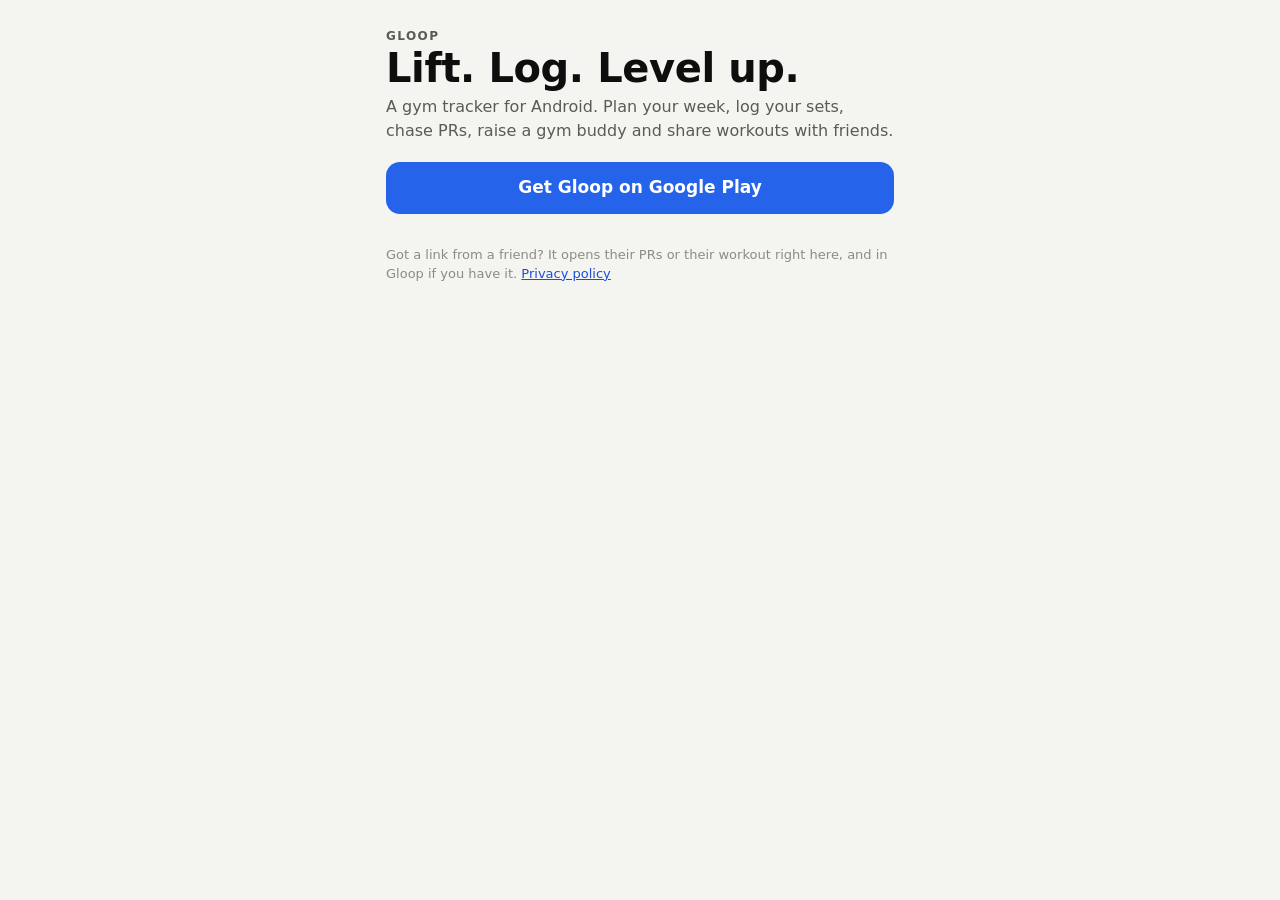
<file: index.html>
<!doctype html>
<html lang="en">
<head>
  <meta charset="utf-8">
  <meta name="viewport" content="width=device-width, initial-scale=1">
  <title>Gloop</title>
  <meta name="description" content="A gym tracker for Android. Plan your week, log your sets, chase PRs and share workouts with friends.">
  <meta name="theme-color" content="#F4F4F0" media="(prefers-color-scheme: light)">
  <meta name="theme-color" content="#0A0A0A" media="(prefers-color-scheme: dark)">
  <link rel="stylesheet" href="c/style.css">
</head>
<body>
<main>
  <div class="kicker">Gloop</div>
  <h1 class="cond">Lift. Log. Level up.</h1>
  <p>A gym tracker for Android. Plan your week, log your sets, chase PRs, raise a gym buddy and share workouts with friends.</p>
  <div class="actions">
    <a class="button primary cond" href="https://play.google.com/store/apps/details?id=com.fitnessfrog.app">Get Gloop on Google Play</a>
  </div>
  <footer>Got a link from a friend? It opens their PRs or their workout right here, and in Gloop if you have it. <a href="privacy/">Privacy policy</a></footer>
</main>
</body>
</html>
</file>
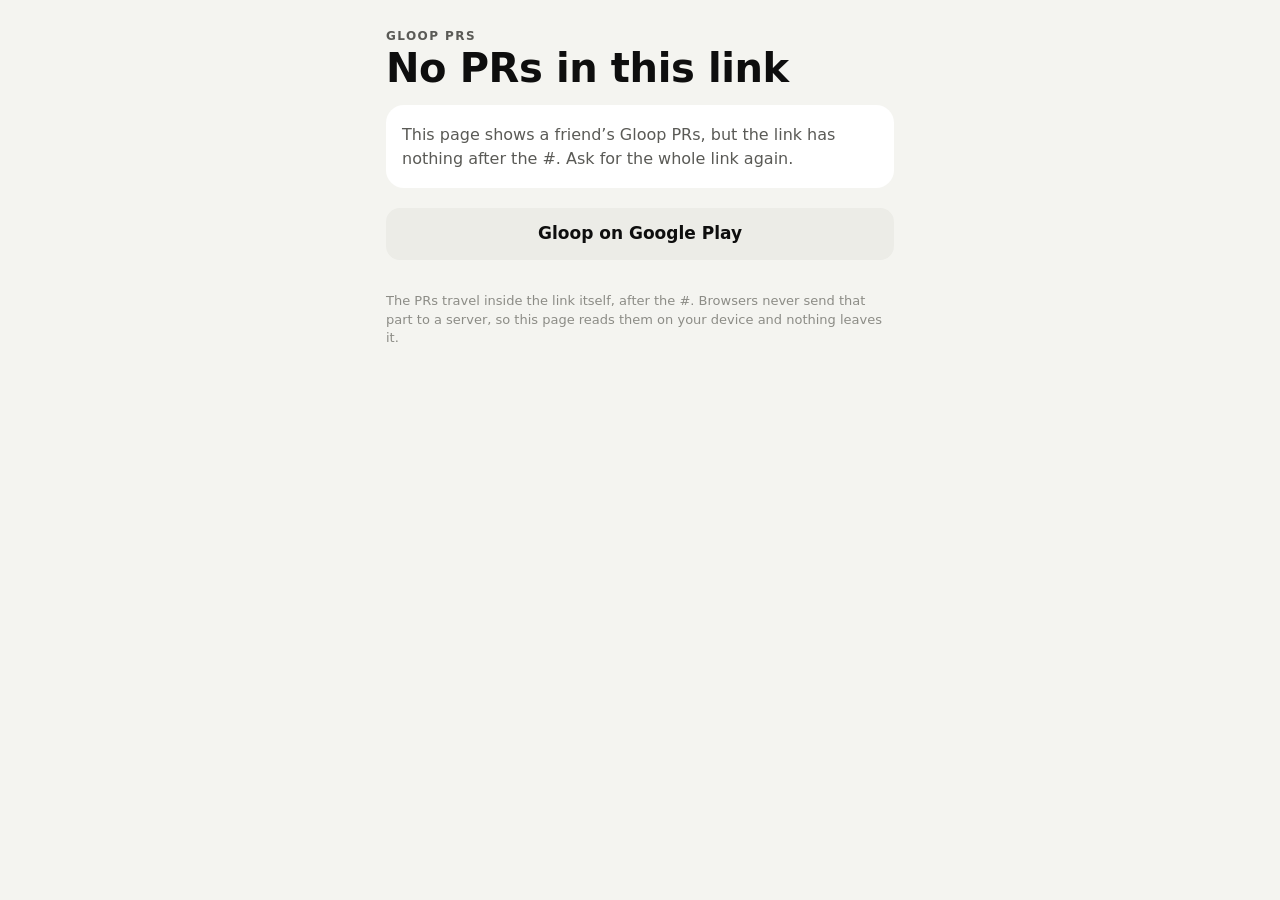
<file: c/index.html>
<!doctype html>
<html lang="en">
<head>
  <meta charset="utf-8">
  <meta name="viewport" content="width=device-width, initial-scale=1">
  <meta name="robots" content="noindex">
  <meta name="referrer" content="no-referrer">
  <title>PRs on Gloop</title>
  <meta name="theme-color" content="#F4F4F0" media="(prefers-color-scheme: light)">
  <meta name="theme-color" content="#0A0A0A" media="(prefers-color-scheme: dark)">
  <link rel="stylesheet" href="style.css">
</head>
<body>
<main>
  <div class="kicker">Gloop PRs</div>
  <div id="app">
    <noscript><p>Turn on JavaScript to see these PRs, or open the link on an Android phone with Gloop.</p></noscript>
  </div>
  <footer>The PRs travel inside the link itself, after the #. Browsers never send that part to a server, so this page reads them on your device and nothing leaves it.</footer>
</main>
<script>
// Reads a Gloop compare link. Same layout as CompareCodec.java (format version 1):
// u8 version, i64 senderId, text name, i64 sentAt, u8 flags (1 metric, 2 bodyweight, 4 buddy),
// [f32 bodyweightKg], [u8 look, u16 level, u8 arms, u8 chest, u8 legs], u8 count, then per lift:
// text slug, text name, u8 track and weight: f32 kg, u16 reps, f32 e1rm, u16 maxReps |
// time: i32 seconds | cardio: f32 metres, i32 seconds. Text is a u8 length plus UTF-8.
// The bytes are raw deflate, then URL-safe base64. Change both files together.
(function () {
  'use strict';

  var VERSION = 1;
  var MAX_INFLATED = 64 * 1024;
  var MAX_PAYLOAD = 64 * 1024;
  var LB_PER_KG = 2.2046226218;
  var M_PER_MI = 1609.344;
  var PACKAGE = 'com.fitnessfrog.app';
  var PLAY = 'https://play.google.com/store/apps/details?id=' + PACKAGE;
  var LOOKS = ['rat', 'gloop', 'cluck'];
  var LOOK_NAMES = { rat: 'Gym Rat', gloop: 'Gloop', cluck: 'Cluck' };
  var STAGES = {
    rat: ['Pinky', 'Rookie', 'Regular', 'Swole', 'Champion'],
    gloop: ['Droplet', 'Blob', 'Wobbler', 'Unit', 'King'],
    cluck: ['Hatchling', 'Chick', 'Cockerel', 'Rooster', 'Champion']
  };
  var STAGE_LEVELS = [1, 3, 8, 15, 25];

  var app = document.getElementById('app');
  // Android, including Chrome's "Desktop site" mode (on by default on big tablets), which
  // reports a Linux desktop but has only a touch screen. A Linux laptop with a touch screen
  // also has a touchpad or mouse, so it does not count.
  var UA = navigator.userAgent;
  var ANDROID = /Android/i.test(UA) || (/Linux/.test(UA) && !/CrOS/.test(UA) && navigator.maxTouchPoints > 0
    && !(window.matchMedia && window.matchMedia('(any-pointer: fine)').matches));

  function LinkError(newer) { this.newer = newer; }

  function el(tag, cls, text) {
    var e = document.createElement(tag);
    if (cls) e.className = cls;
    if (text != null) e.textContent = text; // never innerHTML: names come from the link
    return e;
  }

  function fromBase64(s) {
    if (!/^[A-Za-z0-9_-]+$/.test(s)) throw new LinkError(false);
    var b = s.replace(/-/g, '+').replace(/_/g, '/');
    while (b.length % 4) b += '=';
    var bin;
    try { bin = atob(b); } catch (e) { throw new LinkError(false); }
    var out = new Uint8Array(bin.length);
    for (var i = 0; i < bin.length; i++) out[i] = bin.charCodeAt(i);
    return out;
  }

  async function inflate(bytes) {
    var reader = new Blob([bytes]).stream().pipeThrough(new DecompressionStream('deflate-raw')).getReader();
    var chunks = [];
    var size = 0;
    try {
      for (;;) {
        var r = await reader.read();
        if (r.done) break;
        size += r.value.length;
        if (size > MAX_INFLATED) { reader.cancel(); throw new LinkError(false); }
        chunks.push(r.value);
      }
    } catch (e) {
      throw e instanceof LinkError ? e : new LinkError(false); // truncated or not deflate
    }
    var out = new Uint8Array(size);
    var at = 0;
    chunks.forEach(function (c) { out.set(c, at); at += c.length; });
    return out;
  }

  function Reader(bytes) {
    var view = new DataView(bytes.buffer, bytes.byteOffset, bytes.byteLength);
    var at = 0;
    var utf8 = new TextDecoder('utf-8', { ignoreBOM: true }); // keep a BOM, as Java does
    function need(n) { if (at + n > view.byteLength) throw new LinkError(false); }
    this.u8 = function () { need(1); return view.getUint8(at++); };
    this.u16 = function () { need(2); var v = view.getUint16(at); at += 2; return v; };
    this.i32 = function () { need(4); var v = view.getInt32(at); at += 4; return v; };
    this.f32 = function () { need(4); var v = view.getFloat32(at); at += 4; return v; };
    this.i64 = function () { need(8); var v = view.getBigInt64(at); at += 8; return v; };
    this.text = function () {
      var n = this.u8();
      need(n);
      var s = utf8.decode(new Uint8Array(view.buffer, view.byteOffset + at, n));
      at += n;
      return s;
    };
  }

  function number(v) {
    if (!isFinite(v) || v < 0) throw new LinkError(false);
    return v;
  }

  function weight(v) {
    if (number(v) > 2000) throw new LinkError(false);
    return v;
  }

  function count(v) {
    if (v < 0) throw new LinkError(false);
    return v;
  }

  function parse(bytes) {
    var r = new Reader(bytes);
    var version = r.u8();
    if (version > VERSION) throw new LinkError(true);
    if (version < 1) throw new LinkError(false);
    r.i64(); // sender id, only the app uses it
    // Trim only what Java's String.trim() trims, so the app and this page accept the same names.
    var s = { name: r.text().replace(/^[\x00-\x20]+|[\x00-\x20]+$/g, ''), sentAt: Number(r.i64()), lifts: [] };
    if (!s.name) throw new LinkError(false);
    var flags = r.u8();
    s.metric = (flags & 1) !== 0;
    s.bodyweightKg = (flags & 2) ? weight(r.f32()) : 0;
    if (flags & 4) {
      var look = r.u8();
      if (look >= LOOKS.length) throw new LinkError(false);
      s.buddy = { look: LOOKS[look], level: r.u16() };
      r.u8(); r.u8(); r.u8(); // body shape, drawn only in the app
    }
    var n = r.u8();
    for (var i = 0; i < n; i++) {
      var l = { slug: r.text(), name: r.text(), track: r.u8() };
      if (l.track === 1) {
        l.seconds = count(r.i32());
      } else if (l.track === 2) {
        l.metres = number(r.f32());
        l.seconds = count(r.i32());
      } else if (l.track === 0) {
        l.kg = weight(r.f32());
        l.reps = r.u16();
        l.e1rm = weight(r.f32());
        l.maxReps = r.u16();
      } else {
        throw new LinkError(false);
      }
      if (!l.slug || !l.name) throw new LinkError(false);
      s.lifts.push(l);
    }
    return s;
  }

  // ------------------------------------------------------------------ formatting (as in the app)

  function trim(v) { return String(Math.round(v * 100) / 100); }
  function round1(v) { return String(Math.round(v * 10) / 10); }
  function mass(kg, metric) { return trim(metric ? kg : kg * LB_PER_KG) + (metric ? ' kg' : ' lb'); }
  function estimate(kg, metric) { return round1(metric ? kg : kg * LB_PER_KG) + (metric ? ' kg' : ' lb'); }
  function distance(m, metric) { return trim(metric ? m / 1000 : m / M_PER_MI) + (metric ? ' km' : ' mi'); }
  function seconds(s) {
    if (s < 60) return s + ' s';
    var sec = s % 60;
    return Math.floor(s / 60) + ':' + (sec < 10 ? '0' : '') + sec;
  }
  function stage(level) {
    var st = 1;
    STAGE_LEVELS.forEach(function (min, i) { if (level >= min) st = i + 1; });
    return st;
  }

  /** [main value, line under the name] for one lift. */
  function describe(l, metric) {
    if (l.track === 1) return [seconds(l.seconds), 'Longest set'];
    if (l.track === 2) {
      return l.metres > 0
        ? [distance(l.metres, metric), l.seconds > 0 ? 'Furthest · longest ' + seconds(l.seconds) : 'Furthest']
        : [seconds(l.seconds), 'Longest session'];
    }
    if (l.kg > 0) return [mass(l.kg, metric) + ' × ' + l.reps, 'Est. 1RM ' + estimate(l.e1rm, metric)];
    return [l.maxReps + ' reps', 'Best set'];
  }

  // ------------------------------------------------------------------ page

  function notice(title, body) {
    app.textContent = '';
    document.title = 'PRs on Gloop';
    app.appendChild(el('h1', 'cond', title));
    var box = el('div', 'notice');
    box.appendChild(el('p', null, body));
    app.appendChild(box);
    app.appendChild(actions(null));
  }

  function actions(payload) {
    var row = el('div', 'actions');
    if (payload && ANDROID) {
      var open = el('a', 'button primary cond', 'Open in Gloop');
      open.href = 'intent://c/' + payload + '#Intent;scheme=gymrot;package=' + PACKAGE
        + ';S.browser_fallback_url=' + encodeURIComponent(PLAY) + ';end';
      row.appendChild(open);
    }
    var get = el('a', 'button cond', ANDROID ? 'Get Gloop' : 'Gloop on Google Play');
    get.href = PLAY;
    row.appendChild(get);
    return row;
  }

  function render(s, payload, metric) {
    app.textContent = '';
    document.title = s.name + '’s PRs on Gloop';
    app.appendChild(el('h1', 'cond', s.name + '’s PRs'));

    var bits = [];
    // A date in the future is a phone with a wrong clock; better no date than a wrong one.
    if (s.sentAt > 0 && s.sentAt < Date.now() + 86400000) {
      bits.push('Sent ' + new Date(s.sentAt).toLocaleDateString(undefined,
        { day: 'numeric', month: 'short', year: 'numeric' }));
    }
    bits.push(s.lifts.length + (s.lifts.length === 1 ? ' lift' : ' lifts'));
    if (s.bodyweightKg > 0) bits.push(mass(s.bodyweightKg, metric) + ' bodyweight');
    app.appendChild(el('div', 'meta', bits.join(' · ')));
    if (s.buddy) {
      app.appendChild(el('span', 'tag', 'Buddy: ' + LOOK_NAMES[s.buddy.look] + ', LV ' + s.buddy.level
        + ' ' + STAGES[s.buddy.look][stage(s.buddy.level) - 1]));
    }

    app.appendChild(actions(payload));
    if (!ANDROID) {
      app.appendChild(el('p', 'meta', 'Gloop is an Android app. Open this link on Android with Gloop to put these PRs next to yours.'));
    }

    var head = el('div', 'head');
    head.appendChild(el('h2', 'cond', 'Records'));
    var units = el('div', 'units');
    units.setAttribute('role', 'group');
    units.setAttribute('aria-label', 'Units');
    [['kg', true], ['lb', false]].forEach(function (u) {
      var b = el('button', 'cond', u[0]);
      b.type = 'button';
      b.setAttribute('aria-pressed', String(metric === u[1]));
      b.addEventListener('click', function () { if (metric !== u[1]) render(s, payload, u[1]); });
      units.appendChild(b);
    });
    head.appendChild(units);
    app.appendChild(head);

    if (!s.lifts.length) {
      app.appendChild(el('p', null, s.name + ' did not include any lifts.'));
      return;
    }
    var list = el('div', 'card');
    s.lifts.forEach(function (l) {
      var d = describe(l, metric);
      var row = el('div', 'row');
      var what = el('div', 'what');
      what.appendChild(el('div', 'name', l.name));
      what.appendChild(el('div', 'sub', d[1]));
      row.appendChild(what);
      row.appendChild(el('div', 'value cond', d[0]));
      list.appendChild(row);
    });
    app.appendChild(list);
  }

  async function start() {
    var hash = location.hash.replace(/^#/, '');
    if (!hash) {
      notice('No PRs in this link', 'This page shows a friend’s Gloop PRs, but the link has nothing after the #. Ask for the whole link again.');
      return;
    }
    // Only the leading run of link characters, as the app reads it: a ")" or "." that a
    // chat app kept on the end of the link must not break it.
    var payload = hash.length > MAX_PAYLOAD ? '' : hash.match(/^[A-Za-z0-9_-]*/)[0];
    if (!payload) {
      notice('Broken link', 'That link is broken or cut off. Ask your friend to send it again.');
      return;
    }
    if (typeof DecompressionStream === 'undefined' || typeof DataView.prototype.getBigInt64 !== 'function') {
      notice('Browser too old', 'This browser cannot read the link. Open it in a current browser, or on your phone in Gloop.');
      return;
    }
    try {
      var s = parse(await inflate(fromBase64(payload)));
      render(s, payload, s.metric);
    } catch (e) {
      if (!(e instanceof LinkError)) throw e;
      if (e.newer) {
        notice('Newer link', 'This link was made by a newer Gloop. Update the app to open it.');
      } else {
        notice('Broken link', 'That link is broken or cut off. Ask your friend to send it again.');
      }
    }
  }

  window.addEventListener('hashchange', start);
  start();
})();
</script>
</body>
</html>
</file>
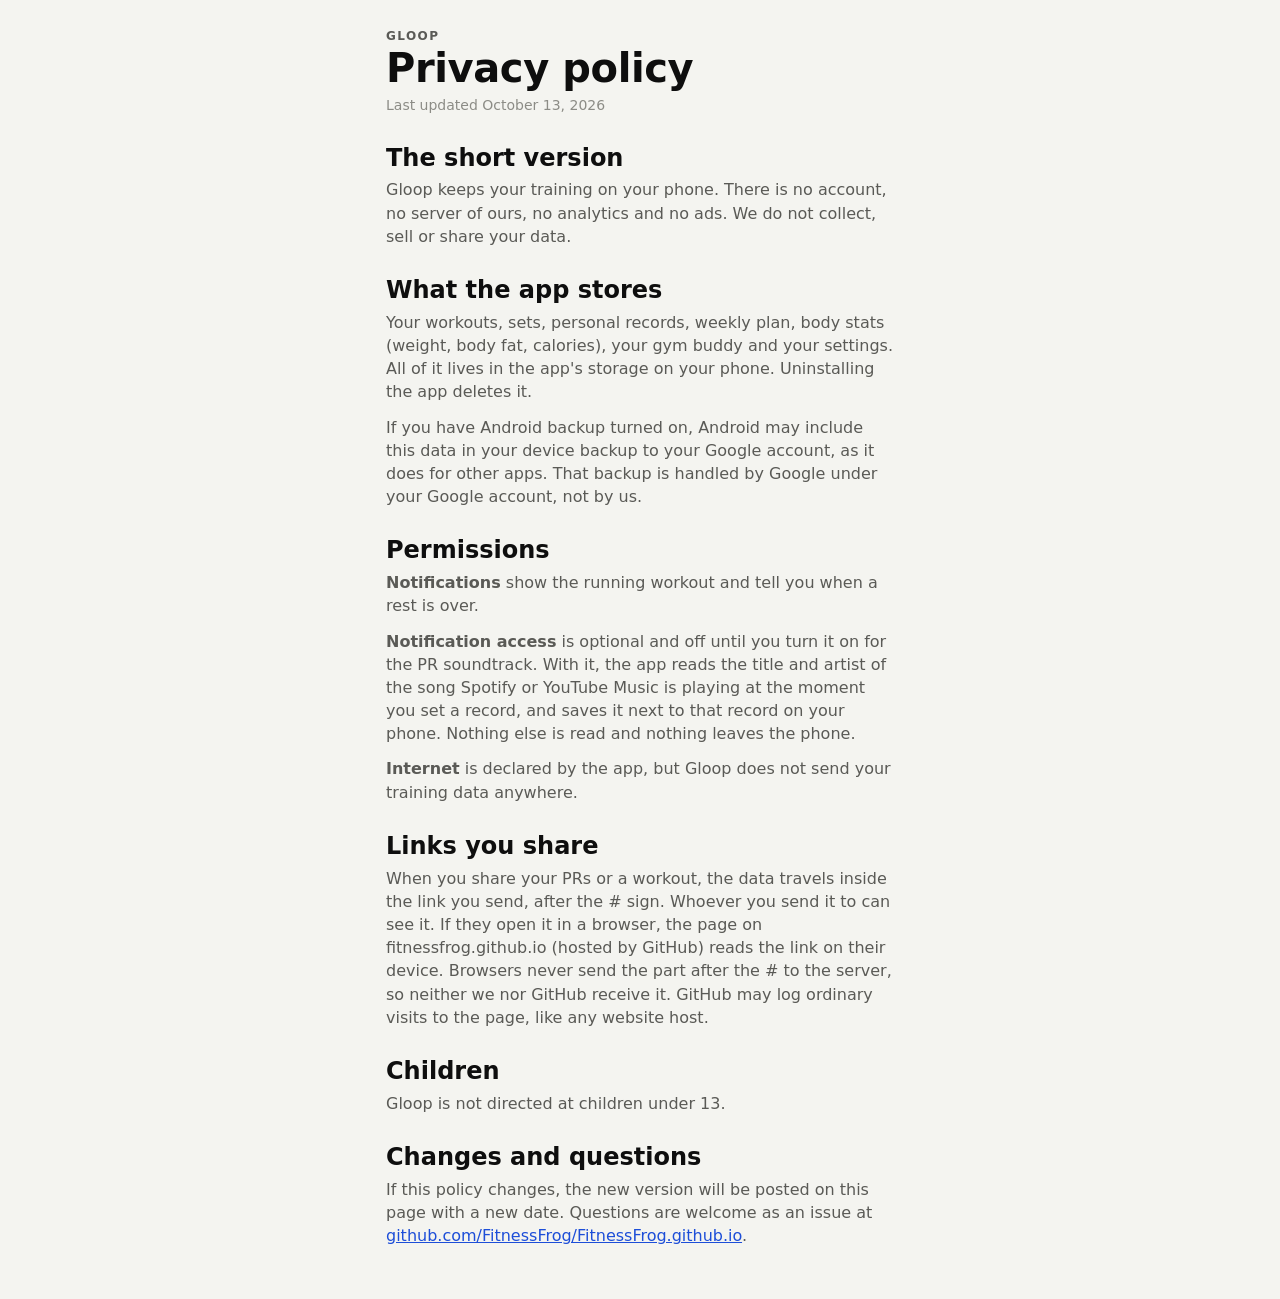
<file: privacy/index.html>
<!doctype html>
<html lang="en">
<head>
  <meta charset="utf-8">
  <meta name="viewport" content="width=device-width, initial-scale=1">
  <title>Gloop privacy policy</title>
  <meta name="theme-color" content="#F4F4F0" media="(prefers-color-scheme: light)">
  <meta name="theme-color" content="#0A0A0A" media="(prefers-color-scheme: dark)">
  <link rel="stylesheet" href="../c/style.css">
</head>
<body>
<main>
  <div class="kicker">Gloop</div>
  <h1 class="cond">Privacy policy</h1>
  <p class="meta">Last updated October 13, 2026</p>

  <h2 class="cond">The short version</h2>
  <p>Gloop keeps your training on your phone. There is no account, no server of ours, no analytics and no ads. We do not collect, sell or share your data.</p>

  <h2 class="cond">What the app stores</h2>
  <p>Your workouts, sets, personal records, weekly plan, body stats (weight, body fat, calories), your gym buddy and your settings. All of it lives in the app's storage on your phone. Uninstalling the app deletes it.</p>
  <p>If you have Android backup turned on, Android may include this data in your device backup to your Google account, as it does for other apps. That backup is handled by Google under your Google account, not by us.</p>

  <h2 class="cond">Permissions</h2>
  <p><strong>Notifications</strong> show the running workout and tell you when a rest is over.</p>
  <p><strong>Notification access</strong> is optional and off until you turn it on for the PR soundtrack. With it, the app reads the title and artist of the song Spotify or YouTube Music is playing at the moment you set a record, and saves it next to that record on your phone. Nothing else is read and nothing leaves the phone.</p>
  <p><strong>Internet</strong> is declared by the app, but Gloop does not send your training data anywhere.</p>

  <h2 class="cond">Links you share</h2>
  <p>When you share your PRs or a workout, the data travels inside the link you send, after the # sign. Whoever you send it to can see it. If they open it in a browser, the page on fitnessfrog.github.io (hosted by GitHub) reads the link on their device. Browsers never send the part after the # to the server, so neither we nor GitHub receive it. GitHub may log ordinary visits to the page, like any website host.</p>

  <h2 class="cond">Children</h2>
  <p>Gloop is not directed at children under 13.</p>

  <h2 class="cond">Changes and questions</h2>
  <p>If this policy changes, the new version will be posted on this page with a new date. Questions are welcome as an issue at <a href="https://github.com/FitnessFrog/FitnessFrog.github.io/issues">github.com/FitnessFrog/FitnessFrog.github.io</a>.</p>
</main>
</body>
</html>
</file>
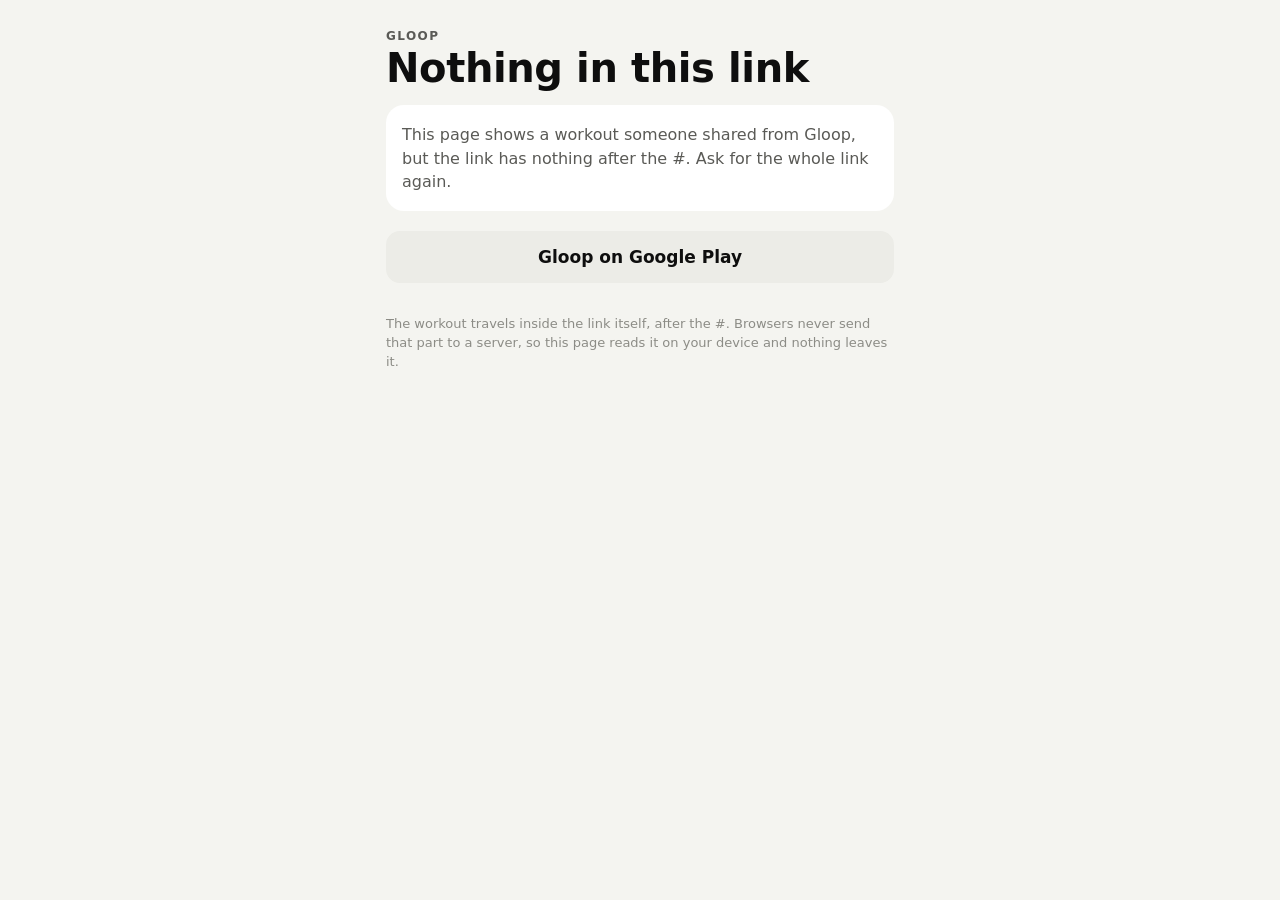
<file: w/index.html>
<!doctype html>
<html lang="en">
<head>
  <meta charset="utf-8">
  <meta name="viewport" content="width=device-width, initial-scale=1">
  <meta name="robots" content="noindex">
  <meta name="referrer" content="no-referrer">
  <title>A workout on Gloop</title>
  <meta name="theme-color" content="#F4F4F0" media="(prefers-color-scheme: light)">
  <meta name="theme-color" content="#0A0A0A" media="(prefers-color-scheme: dark)">
  <link rel="stylesheet" href="../c/style.css">
  <style>
    .row .day { width: 96px; flex-shrink: 0; font-weight: 700; color: var(--ink-3); font-size: 14px; }
    .row .rest { color: var(--ink-3); }
    h2.workout { margin-top: 28px; }
  </style>
</head>
<body>
<main>
  <div class="kicker" id="kicker">Gloop</div>
  <div id="app">
    <noscript><p>Turn on JavaScript to see this workout, or open the link on an Android phone with Gloop.</p></noscript>
  </div>
  <footer>The workout travels inside the link itself, after the #. Browsers never send that part to a server, so this page reads it on your device and nothing leaves it.</footer>
</main>
<script>
// Reads a Gloop workout or split link. Same layout as ShareCodec.java (format version 1):
// u8 version, u8 kind (1 workout, 2 split), text sender, text title, u8 workouts, then per
// workout: text name, u8 items, then per item: text slug, text name, text muscleGroup,
// text equipment, u8 track (0 weight and reps, 1 time, 2 distance and time), u8 sets,
// u16 target, u16 rest seconds. Split only: 7 x u8 day (255 rest, else a workout index).
// Text is a u8 length plus UTF-8. The bytes are raw deflate, then URL-safe base64.
// Change both files together.
(function () {
  'use strict';

  var VERSION = 1;
  var MAX_WORKOUTS = 7;
  var MAX_ITEMS = 40;
  var MAX_SETS = 99;
  var MAX_TARGET = 9999;
  var MAX_REST = 3600;
  var REST_DAY = 255;
  var MAX_INFLATED = 128 * 1024;
  var MAX_PAYLOAD = 64 * 1024;
  var PACKAGE = 'com.fitnessfrog.app';
  var PLAY = 'https://play.google.com/store/apps/details?id=' + PACKAGE;
  var DAYS = ['Monday', 'Tuesday', 'Wednesday', 'Thursday', 'Friday', 'Saturday', 'Sunday'];

  var app = document.getElementById('app');
  var kicker = document.getElementById('kicker');
  // Android, including Chrome's "Desktop site" mode on big tablets (see the compare page).
  var UA = navigator.userAgent;
  var ANDROID = /Android/i.test(UA) || (/Linux/.test(UA) && !/CrOS/.test(UA) && navigator.maxTouchPoints > 0
    && !(window.matchMedia && window.matchMedia('(any-pointer: fine)').matches));

  function LinkError(newer) { this.newer = newer; }

  function el(tag, cls, text) {
    var e = document.createElement(tag);
    if (cls) e.className = cls;
    if (text != null) e.textContent = text; // never innerHTML: names come from the link
    return e;
  }

  /** What Java's String.trim() removes: every character up to the space. */
  function javaTrim(s) {
    var a = 0;
    var b = s.length;
    while (a < b && s.charCodeAt(a) <= 32) a++;
    while (b > a && s.charCodeAt(b - 1) <= 32) b--;
    return s.slice(a, b);
  }

  function fromBase64(s) {
    if (!/^[A-Za-z0-9_-]+$/.test(s)) throw new LinkError(false);
    var b = s.replace(/-/g, '+').replace(/_/g, '/');
    while (b.length % 4) b += '=';
    var bin;
    try { bin = atob(b); } catch (e) { throw new LinkError(false); }
    var out = new Uint8Array(bin.length);
    for (var i = 0; i < bin.length; i++) out[i] = bin.charCodeAt(i);
    return out;
  }

  async function inflate(bytes) {
    var reader = new Blob([bytes]).stream().pipeThrough(new DecompressionStream('deflate-raw')).getReader();
    var chunks = [];
    var size = 0;
    try {
      for (;;) {
        var r = await reader.read();
        if (r.done) break;
        size += r.value.length;
        if (size > MAX_INFLATED) { reader.cancel(); throw new LinkError(false); }
        chunks.push(r.value);
      }
    } catch (e) {
      throw e instanceof LinkError ? e : new LinkError(false); // truncated or not deflate
    }
    var out = new Uint8Array(size);
    var at = 0;
    chunks.forEach(function (c) { out.set(c, at); at += c.length; });
    return out;
  }

  function Reader(bytes) {
    var view = new DataView(bytes.buffer, bytes.byteOffset, bytes.byteLength);
    var at = 0;
    var utf8 = new TextDecoder('utf-8', { ignoreBOM: true }); // keep a BOM, as Java does
    function need(n) { if (at + n > view.byteLength) throw new LinkError(false); }
    this.u8 = function () { need(1); return view.getUint8(at++); };
    this.u16 = function () { need(2); var v = view.getUint16(at); at += 2; return v; };
    this.text = function () {
      var n = this.u8();
      need(n);
      var s = utf8.decode(new Uint8Array(view.buffer, view.byteOffset + at, n));
      at += n;
      return javaTrim(s);
    };
    this.done = function () { return at === view.byteLength; };
  }

  function parse(bytes) {
    var r = new Reader(bytes);
    var version = r.u8();
    if (version > VERSION) throw new LinkError(true);
    if (version < 1) throw new LinkError(false);
    var p = { kind: r.u8(), workouts: [], days: [] };
    if (p.kind !== 1 && p.kind !== 2) throw new LinkError(false);
    p.sender = r.text();
    p.title = r.text();
    if (!p.title) throw new LinkError(false);
    var count = r.u8();
    if (count < 1 || count > (p.kind === 2 ? MAX_WORKOUTS : 1)) throw new LinkError(false);
    for (var w = 0; w < count; w++) {
      var workout = { name: r.text(), items: [] };
      if (!workout.name) throw new LinkError(false);
      var items = r.u8();
      if (items > MAX_ITEMS) throw new LinkError(false);
      for (var i = 0; i < items; i++) {
        var it = { slug: r.text(), name: r.text(), group: r.text(), equipment: r.text(), track: r.u8(),
          sets: r.u8(), target: r.u16(), rest: r.u16() };
        if (it.track > 2 || !it.name || it.sets < 1 || it.sets > MAX_SETS || it.target > MAX_TARGET
          || it.rest > MAX_REST) throw new LinkError(false);
        workout.items.push(it);
      }
      p.workouts.push(workout);
    }
    if (p.kind === 2) {
      for (var d = 0; d < 7; d++) {
        var day = r.u8();
        if (day !== REST_DAY && day >= count) throw new LinkError(false);
        p.days.push(day === REST_DAY ? -1 : day);
      }
    }
    if (!r.done()) throw new LinkError(false);
    return p;
  }

  // ------------------------------------------------------------------ formatting (as in the app)

  function seconds(s) {
    if (s < 60) return s + ' s';
    var sec = s % 60;
    return Math.floor(s / 60) + ':' + (sec < 10 ? '0' : '') + sec;
  }
  function rest(s) {
    var sec = s % 60;
    return Math.floor(s / 60) + ':' + (sec < 10 ? '0' : '') + sec;
  }
  function target(it) {
    if (it.track === 2) return it.sets > 1 ? it.sets + ' × ' + it.target + ' min' : it.target + ' min';
    if (it.track === 1) return it.sets + ' × ' + seconds(it.target);
    return it.sets + ' × ' + it.target;
  }
  function plural(n, one, many) { return n + ' ' + (n === 1 ? one : many); }

  // ------------------------------------------------------------------ page

  function notice(title, body) {
    app.textContent = '';
    app.appendChild(el('h1', 'cond', title));
    var box = el('div', 'notice');
    box.appendChild(el('p', null, body));
    app.appendChild(box);
    app.appendChild(actions(null));
  }

  function actions(payload) {
    var row = el('div', 'actions');
    if (payload && ANDROID) {
      var open = el('a', 'button primary cond', 'Open in Gloop');
      open.href = 'intent://w/' + payload + '#Intent;scheme=gymrot;package=' + PACKAGE
        + ';S.browser_fallback_url=' + encodeURIComponent(PLAY) + ';end';
      row.appendChild(open);
    }
    var get = el('a', 'button cond', ANDROID ? 'Get Gloop' : 'Gloop on Google Play');
    get.href = PLAY;
    row.appendChild(get);
    return row;
  }

  function exercises(workout) {
    var list = el('div', 'card');
    if (!workout.items.length) {
      var empty = el('div', 'row');
      empty.appendChild(el('div', 'what rest', 'No exercises yet.'));
      list.appendChild(empty);
    }
    workout.items.forEach(function (it) {
      var row = el('div', 'row');
      var what = el('div', 'what');
      what.appendChild(el('div', 'name', it.name));
      var sub = [it.group, it.equipment].filter(Boolean);
      if (it.rest > 0) sub.push(rest(it.rest) + ' rest');
      what.appendChild(el('div', 'sub', sub.join(' · ')));
      row.appendChild(what);
      row.appendChild(el('div', 'value cond', target(it)));
      list.appendChild(row);
    });
    return list;
  }

  function render(p, payload) {
    app.textContent = '';
    var split = p.kind === 2;
    kicker.textContent = split ? 'Gloop split' : 'Gloop workout';
    document.title = p.title + ' on Gloop';
    app.appendChild(el('h1', 'cond', p.title));

    var bits = [];
    if (p.sender) bits.push('Shared by ' + p.sender);
    if (split) {
      var training = p.days.filter(function (d) { return d >= 0; }).length;
      bits.push(plural(training, 'day a week', 'days a week'));
      bits.push(plural(p.workouts.length, 'workout', 'workouts'));
    } else {
      var sets = 0;
      p.workouts[0].items.forEach(function (it) { sets += it.sets; });
      bits.push(plural(p.workouts[0].items.length, 'exercise', 'exercises'));
      bits.push(plural(sets, 'set', 'sets'));
    }
    app.appendChild(el('div', 'meta', bits.join(' · ')));

    app.appendChild(actions(payload));
    if (!ANDROID) {
      app.appendChild(el('p', 'meta', 'Gloop is an Android app. Open this link on Android with Gloop to add this '
        + (split ? 'split' : 'workout') + ' to yours.'));
    }

    if (!split) {
      app.appendChild(exercises(p.workouts[0]));
      return;
    }
    app.appendChild(el('h2', 'cond', 'The week'));
    var week = el('div', 'card');
    p.days.forEach(function (d, i) {
      var row = el('div', 'row');
      row.appendChild(el('div', 'day', DAYS[i]));
      row.appendChild(el('div', d >= 0 ? 'what name' : 'what rest', d >= 0 ? p.workouts[d].name : 'Rest'));
      week.appendChild(row);
    });
    app.appendChild(week);
    p.workouts.forEach(function (w) {
      app.appendChild(el('h2', 'cond workout', w.name));
      app.appendChild(exercises(w));
    });
  }

  async function start() {
    var hash = location.hash.replace(/^#/, '');
    if (!hash) {
      notice('Nothing in this link', 'This page shows a workout someone shared from Gloop, but the link has nothing after the #. Ask for the whole link again.');
      return;
    }
    // Only the leading run of link characters, as the app reads it: a ")" or "." that a
    // chat app kept on the end of the link must not break it.
    var payload = hash.length > MAX_PAYLOAD ? '' : hash.match(/^[A-Za-z0-9_-]*/)[0];
    if (!payload) {
      notice('Broken link', 'That link is broken or cut off. Ask your friend to send it again.');
      return;
    }
    if (typeof DecompressionStream === 'undefined') {
      notice('Browser too old', 'This browser cannot read the link. Open it in a current browser, or on your phone in Gloop.');
      return;
    }
    try {
      render(parse(await inflate(fromBase64(payload))), payload);
    } catch (e) {
      if (!(e instanceof LinkError)) throw e;
      if (e.newer) {
        notice('Newer link', 'This link was made by a newer Gloop. Update the app to open it.');
      } else {
        notice('Broken link', 'That link is broken or cut off. Ask your friend to send it again.');
      }
    }
  }

  window.addEventListener('hashchange', start);
  start();
})();
</script>
</body>
</html>
</file>
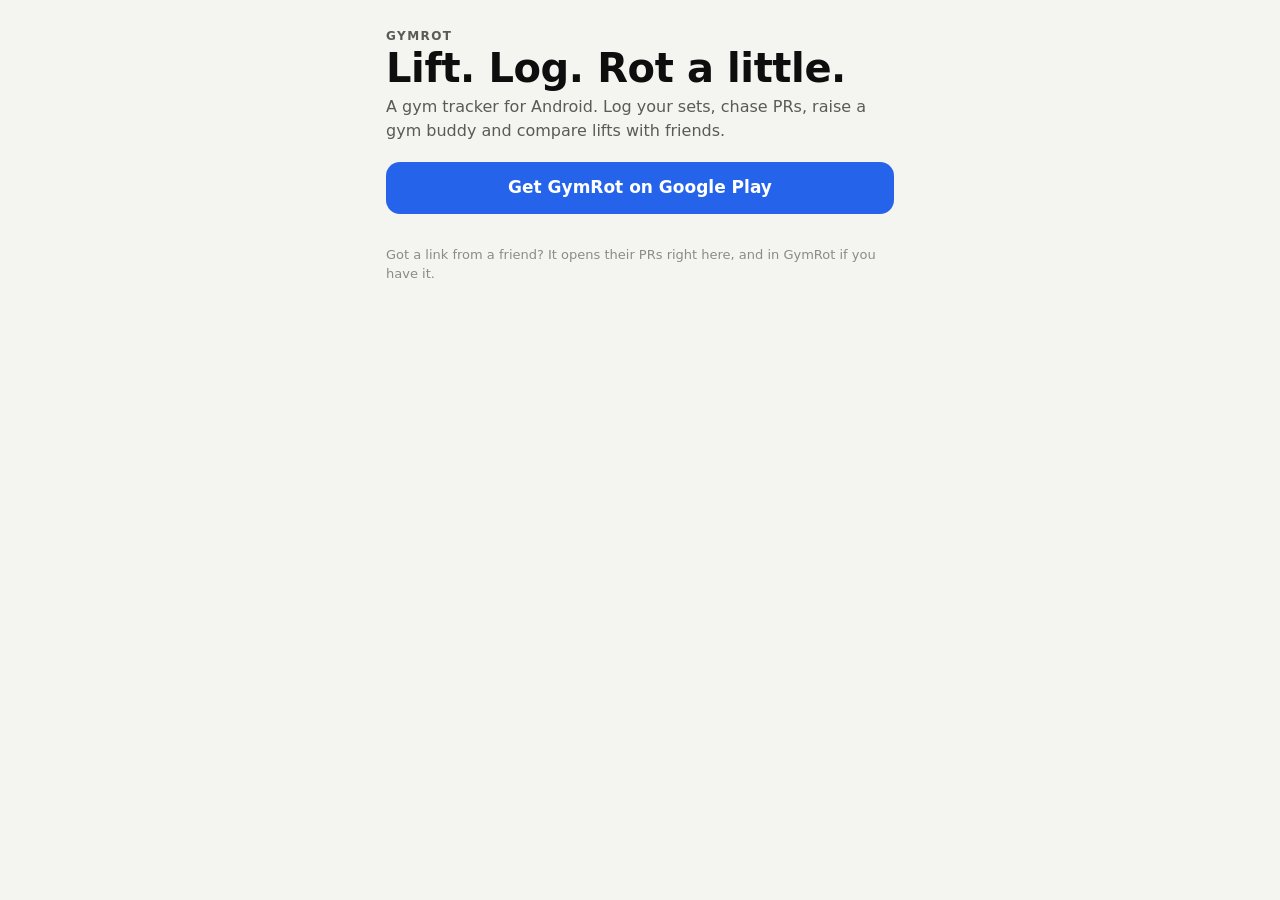
<file: web/index.html>
<!doctype html>
<html lang="en">
<head>
  <meta charset="utf-8">
  <meta name="viewport" content="width=device-width, initial-scale=1">
  <title>GymRot</title>
  <meta name="description" content="A gym tracker for Android. Log workouts, chase PRs and compare them with friends.">
  <meta name="theme-color" content="#F4F4F0" media="(prefers-color-scheme: light)">
  <meta name="theme-color" content="#0A0A0A" media="(prefers-color-scheme: dark)">
  <link rel="stylesheet" href="c/style.css">
</head>
<body>
<main>
  <div class="kicker">GymRot</div>
  <h1 class="cond">Lift. Log. Rot a little.</h1>
  <p>A gym tracker for Android. Log your sets, chase PRs, raise a gym buddy and compare lifts with friends.</p>
  <div class="actions">
    <a class="button primary cond" href="https://play.google.com/store/apps/details?id=com.gymrot.app">Get GymRot on Google Play</a>
  </div>
  <footer>Got a link from a friend? It opens their PRs right here, and in GymRot if you have it.</footer>
</main>
</body>
</html>
</file>
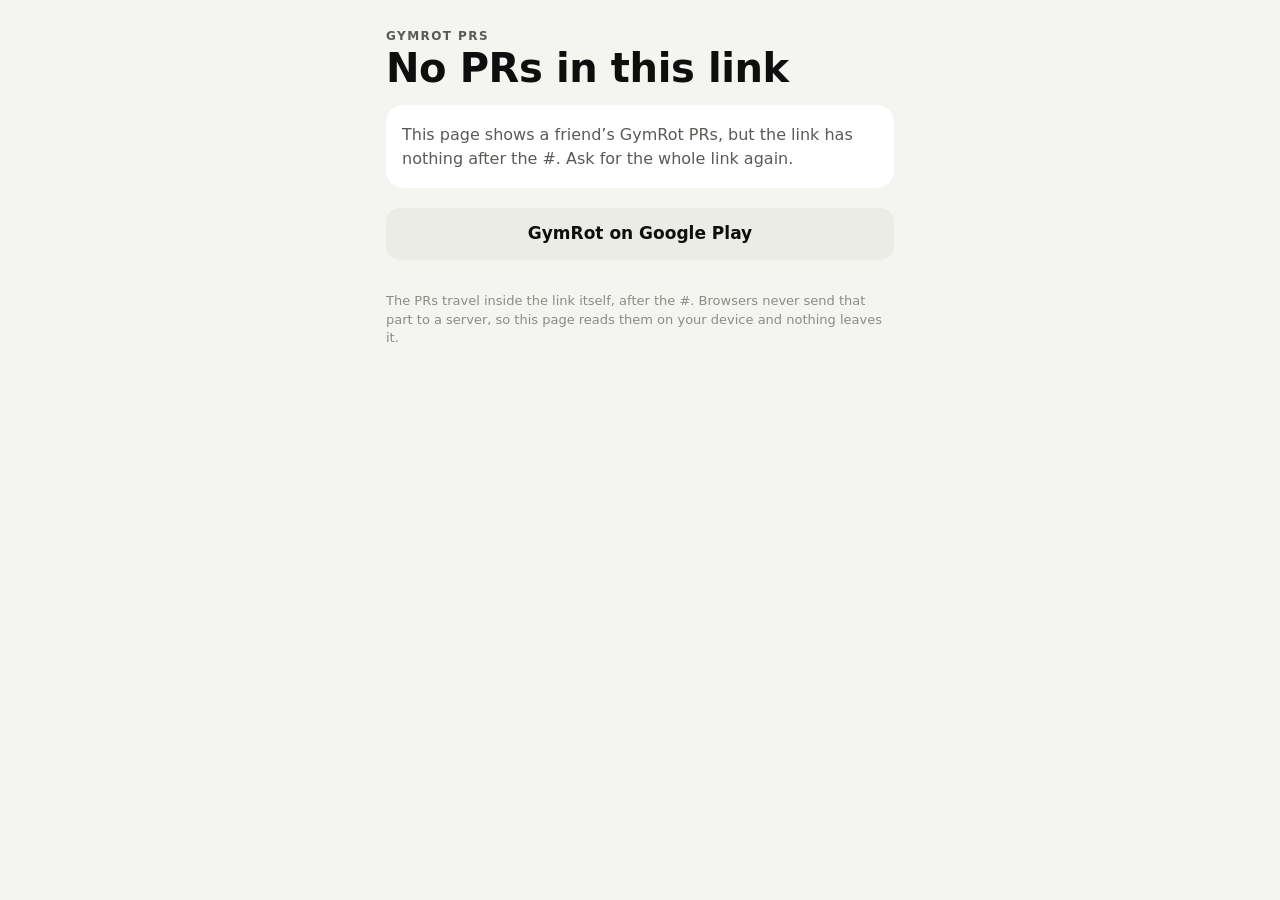
<file: web/c/index.html>
<!doctype html>
<html lang="en">
<head>
  <meta charset="utf-8">
  <meta name="viewport" content="width=device-width, initial-scale=1">
  <meta name="robots" content="noindex">
  <meta name="referrer" content="no-referrer">
  <title>PRs on GymRot</title>
  <meta name="theme-color" content="#F4F4F0" media="(prefers-color-scheme: light)">
  <meta name="theme-color" content="#0A0A0A" media="(prefers-color-scheme: dark)">
  <link rel="stylesheet" href="style.css">
</head>
<body>
<main>
  <div class="kicker">GymRot PRs</div>
  <div id="app">
    <noscript><p>Turn on JavaScript to see these PRs, or open the link on an Android phone with GymRot.</p></noscript>
  </div>
  <footer>The PRs travel inside the link itself, after the #. Browsers never send that part to a server, so this page reads them on your device and nothing leaves it.</footer>
</main>
<script>
// Reads a GymRot compare link. Same layout as CompareCodec.java (format version 1):
// u8 version, i64 senderId, text name, i64 sentAt, u8 flags (1 metric, 2 bodyweight, 4 buddy),
// [f32 bodyweightKg], [u8 look, u16 level, u8 arms, u8 chest, u8 legs], u8 count, then per lift:
// text slug, text name, u8 track and weight: f32 kg, u16 reps, f32 e1rm, u16 maxReps |
// time: i32 seconds | cardio: f32 metres, i32 seconds. Text is a u8 length plus UTF-8.
// The bytes are raw deflate, then URL-safe base64. Change both files together.
(function () {
  'use strict';

  var VERSION = 1;
  var MAX_INFLATED = 64 * 1024;
  var MAX_PAYLOAD = 64 * 1024;
  var LB_PER_KG = 2.2046226218;
  var M_PER_MI = 1609.344;
  var PACKAGE = 'com.gymrot.app';
  var PLAY = 'https://play.google.com/store/apps/details?id=' + PACKAGE;
  var LOOKS = ['rat', 'gloop', 'cluck'];
  var LOOK_NAMES = { rat: 'Gym Rat', gloop: 'Gloop', cluck: 'Cluck' };
  var STAGES = {
    rat: ['Pinky', 'Rookie', 'Regular', 'Swole', 'Champion'],
    gloop: ['Droplet', 'Blob', 'Wobbler', 'Unit', 'King'],
    cluck: ['Hatchling', 'Chick', 'Cockerel', 'Rooster', 'Champion']
  };
  var STAGE_LEVELS = [1, 3, 8, 15, 25];

  var app = document.getElementById('app');
  // Android, including Chrome's "Desktop site" mode (on by default on big tablets), which
  // reports a Linux desktop but has only a touch screen. A Linux laptop with a touch screen
  // also has a touchpad or mouse, so it does not count.
  var UA = navigator.userAgent;
  var ANDROID = /Android/i.test(UA) || (/Linux/.test(UA) && !/CrOS/.test(UA) && navigator.maxTouchPoints > 0
    && !(window.matchMedia && window.matchMedia('(any-pointer: fine)').matches));

  function LinkError(newer) { this.newer = newer; }

  function el(tag, cls, text) {
    var e = document.createElement(tag);
    if (cls) e.className = cls;
    if (text != null) e.textContent = text; // never innerHTML: names come from the link
    return e;
  }

  function fromBase64(s) {
    if (!/^[A-Za-z0-9_-]+$/.test(s)) throw new LinkError(false);
    var b = s.replace(/-/g, '+').replace(/_/g, '/');
    while (b.length % 4) b += '=';
    var bin;
    try { bin = atob(b); } catch (e) { throw new LinkError(false); }
    var out = new Uint8Array(bin.length);
    for (var i = 0; i < bin.length; i++) out[i] = bin.charCodeAt(i);
    return out;
  }

  async function inflate(bytes) {
    var reader = new Blob([bytes]).stream().pipeThrough(new DecompressionStream('deflate-raw')).getReader();
    var chunks = [];
    var size = 0;
    try {
      for (;;) {
        var r = await reader.read();
        if (r.done) break;
        size += r.value.length;
        if (size > MAX_INFLATED) { reader.cancel(); throw new LinkError(false); }
        chunks.push(r.value);
      }
    } catch (e) {
      throw e instanceof LinkError ? e : new LinkError(false); // truncated or not deflate
    }
    var out = new Uint8Array(size);
    var at = 0;
    chunks.forEach(function (c) { out.set(c, at); at += c.length; });
    return out;
  }

  function Reader(bytes) {
    var view = new DataView(bytes.buffer, bytes.byteOffset, bytes.byteLength);
    var at = 0;
    var utf8 = new TextDecoder('utf-8', { ignoreBOM: true }); // keep a BOM, as Java does
    function need(n) { if (at + n > view.byteLength) throw new LinkError(false); }
    this.u8 = function () { need(1); return view.getUint8(at++); };
    this.u16 = function () { need(2); var v = view.getUint16(at); at += 2; return v; };
    this.i32 = function () { need(4); var v = view.getInt32(at); at += 4; return v; };
    this.f32 = function () { need(4); var v = view.getFloat32(at); at += 4; return v; };
    this.i64 = function () { need(8); var v = view.getBigInt64(at); at += 8; return v; };
    this.text = function () {
      var n = this.u8();
      need(n);
      var s = utf8.decode(new Uint8Array(view.buffer, view.byteOffset + at, n));
      at += n;
      return s;
    };
  }

  function number(v) {
    if (!isFinite(v) || v < 0) throw new LinkError(false);
    return v;
  }

  function weight(v) {
    if (number(v) > 2000) throw new LinkError(false);
    return v;
  }

  function count(v) {
    if (v < 0) throw new LinkError(false);
    return v;
  }

  function parse(bytes) {
    var r = new Reader(bytes);
    var version = r.u8();
    if (version > VERSION) throw new LinkError(true);
    if (version < 1) throw new LinkError(false);
    r.i64(); // sender id, only the app uses it
    // Trim only what Java's String.trim() trims, so the app and this page accept the same names.
    var s = { name: r.text().replace(/^[\x00-\x20]+|[\x00-\x20]+$/g, ''), sentAt: Number(r.i64()), lifts: [] };
    if (!s.name) throw new LinkError(false);
    var flags = r.u8();
    s.metric = (flags & 1) !== 0;
    s.bodyweightKg = (flags & 2) ? weight(r.f32()) : 0;
    if (flags & 4) {
      var look = r.u8();
      if (look >= LOOKS.length) throw new LinkError(false);
      s.buddy = { look: LOOKS[look], level: r.u16() };
      r.u8(); r.u8(); r.u8(); // body shape, drawn only in the app
    }
    var n = r.u8();
    for (var i = 0; i < n; i++) {
      var l = { slug: r.text(), name: r.text(), track: r.u8() };
      if (l.track === 1) {
        l.seconds = count(r.i32());
      } else if (l.track === 2) {
        l.metres = number(r.f32());
        l.seconds = count(r.i32());
      } else if (l.track === 0) {
        l.kg = weight(r.f32());
        l.reps = r.u16();
        l.e1rm = weight(r.f32());
        l.maxReps = r.u16();
      } else {
        throw new LinkError(false);
      }
      if (!l.slug || !l.name) throw new LinkError(false);
      s.lifts.push(l);
    }
    return s;
  }

  // ------------------------------------------------------------------ formatting (as in the app)

  function trim(v) { return String(Math.round(v * 100) / 100); }
  function round1(v) { return String(Math.round(v * 10) / 10); }
  function mass(kg, metric) { return trim(metric ? kg : kg * LB_PER_KG) + (metric ? ' kg' : ' lb'); }
  function estimate(kg, metric) { return round1(metric ? kg : kg * LB_PER_KG) + (metric ? ' kg' : ' lb'); }
  function distance(m, metric) { return trim(metric ? m / 1000 : m / M_PER_MI) + (metric ? ' km' : ' mi'); }
  function seconds(s) {
    if (s < 60) return s + ' s';
    var sec = s % 60;
    return Math.floor(s / 60) + ':' + (sec < 10 ? '0' : '') + sec;
  }
  function stage(level) {
    var st = 1;
    STAGE_LEVELS.forEach(function (min, i) { if (level >= min) st = i + 1; });
    return st;
  }

  /** [main value, line under the name] for one lift. */
  function describe(l, metric) {
    if (l.track === 1) return [seconds(l.seconds), 'Longest set'];
    if (l.track === 2) {
      return l.metres > 0
        ? [distance(l.metres, metric), l.seconds > 0 ? 'Furthest · longest ' + seconds(l.seconds) : 'Furthest']
        : [seconds(l.seconds), 'Longest session'];
    }
    if (l.kg > 0) return [mass(l.kg, metric) + ' × ' + l.reps, 'Est. 1RM ' + estimate(l.e1rm, metric)];
    return [l.maxReps + ' reps', 'Best set'];
  }

  // ------------------------------------------------------------------ page

  function notice(title, body) {
    app.textContent = '';
    document.title = 'PRs on GymRot';
    app.appendChild(el('h1', 'cond', title));
    var box = el('div', 'notice');
    box.appendChild(el('p', null, body));
    app.appendChild(box);
    app.appendChild(actions(null));
  }

  function actions(payload) {
    var row = el('div', 'actions');
    if (payload && ANDROID) {
      var open = el('a', 'button primary cond', 'Open in GymRot');
      open.href = 'intent://c/' + payload + '#Intent;scheme=gymrot;package=' + PACKAGE
        + ';S.browser_fallback_url=' + encodeURIComponent(PLAY) + ';end';
      row.appendChild(open);
    }
    var get = el('a', 'button cond', ANDROID ? 'Get GymRot' : 'GymRot on Google Play');
    get.href = PLAY;
    row.appendChild(get);
    return row;
  }

  function render(s, payload, metric) {
    app.textContent = '';
    document.title = s.name + '’s PRs on GymRot';
    app.appendChild(el('h1', 'cond', s.name + '’s PRs'));

    var bits = [];
    // A date in the future is a phone with a wrong clock; better no date than a wrong one.
    if (s.sentAt > 0 && s.sentAt < Date.now() + 86400000) {
      bits.push('Sent ' + new Date(s.sentAt).toLocaleDateString(undefined,
        { day: 'numeric', month: 'short', year: 'numeric' }));
    }
    bits.push(s.lifts.length + (s.lifts.length === 1 ? ' lift' : ' lifts'));
    if (s.bodyweightKg > 0) bits.push(mass(s.bodyweightKg, metric) + ' bodyweight');
    app.appendChild(el('div', 'meta', bits.join(' · ')));
    if (s.buddy) {
      app.appendChild(el('span', 'tag', 'Buddy: ' + LOOK_NAMES[s.buddy.look] + ', LV ' + s.buddy.level
        + ' ' + STAGES[s.buddy.look][stage(s.buddy.level) - 1]));
    }

    app.appendChild(actions(payload));
    if (!ANDROID) {
      app.appendChild(el('p', 'meta', 'GymRot is an Android app. Open this link on Android with GymRot to put these PRs next to yours.'));
    }

    var head = el('div', 'head');
    head.appendChild(el('h2', 'cond', 'Records'));
    var units = el('div', 'units');
    units.setAttribute('role', 'group');
    units.setAttribute('aria-label', 'Units');
    [['kg', true], ['lb', false]].forEach(function (u) {
      var b = el('button', 'cond', u[0]);
      b.type = 'button';
      b.setAttribute('aria-pressed', String(metric === u[1]));
      b.addEventListener('click', function () { if (metric !== u[1]) render(s, payload, u[1]); });
      units.appendChild(b);
    });
    head.appendChild(units);
    app.appendChild(head);

    if (!s.lifts.length) {
      app.appendChild(el('p', null, s.name + ' did not include any lifts.'));
      return;
    }
    var list = el('div', 'card');
    s.lifts.forEach(function (l) {
      var d = describe(l, metric);
      var row = el('div', 'row');
      var what = el('div', 'what');
      what.appendChild(el('div', 'name', l.name));
      what.appendChild(el('div', 'sub', d[1]));
      row.appendChild(what);
      row.appendChild(el('div', 'value cond', d[0]));
      list.appendChild(row);
    });
    app.appendChild(list);
  }

  async function start() {
    var hash = location.hash.replace(/^#/, '');
    if (!hash) {
      notice('No PRs in this link', 'This page shows a friend’s GymRot PRs, but the link has nothing after the #. Ask for the whole link again.');
      return;
    }
    // Only the leading run of link characters, as the app reads it: a ")" or "." that a
    // chat app kept on the end of the link must not break it.
    var payload = hash.length > MAX_PAYLOAD ? '' : hash.match(/^[A-Za-z0-9_-]*/)[0];
    if (!payload) {
      notice('Broken link', 'That link is broken or cut off. Ask your friend to send it again.');
      return;
    }
    if (typeof DecompressionStream === 'undefined' || typeof DataView.prototype.getBigInt64 !== 'function') {
      notice('Browser too old', 'This browser cannot read the link. Open it in a current browser, or on your phone in GymRot.');
      return;
    }
    try {
      var s = parse(await inflate(fromBase64(payload)));
      render(s, payload, s.metric);
    } catch (e) {
      if (!(e instanceof LinkError)) throw e;
      if (e.newer) {
        notice('Newer link', 'This link was made by a newer GymRot. Update the app to open it.');
      } else {
        notice('Broken link', 'That link is broken or cut off. Ask your friend to send it again.');
      }
    }
  }

  window.addEventListener('hashchange', start);
  start();
})();
</script>
</body>
</html>
</file>
<file: c/style.css>
/* Same tokens as the app: res/values/colors.xml (light) and res/values-night/colors.xml (dark). */
:root {
  --bg: #F4F4F0;
  --surface: #FFFFFF;
  --surface-2: #ECECE7;
  --line: #E4E4DE;
  --ink: #0E0E0E;
  --ink-2: #5A5A56;
  --ink-3: #8C8C86;
  --accent: #2563EB;
  --on-accent: #FFFFFF;
  --accent-text: #1D4ED8;
  color-scheme: light;
}

@media (prefers-color-scheme: dark) {
  :root {
    --bg: #0A0A0A;
    --surface: #161616;
    --surface-2: #212121;
    --line: #242424;
    --ink: #F2F2EE;
    --ink-2: #A1A19B;
    --ink-3: #6E6E69;
    --accent: #D4FF3A;
    --on-accent: #0E0E0E;
    --accent-text: #D4FF3A;
    color-scheme: dark;
  }
}

* { box-sizing: border-box; }

body {
  margin: 0;
  background: var(--bg);
  color: var(--ink);
  font: 16px/1.45 Roboto, system-ui, -apple-system, "Segoe UI", sans-serif;
  -webkit-text-size-adjust: 100%;
}

main {
  max-width: 540px;
  margin: 0 auto;
  padding: 28px 16px 40px;
}

.cond {
  font-family: sans-serif-condensed, "Roboto Condensed", "Arial Narrow", system-ui, sans-serif;
  font-weight: 700;
}

.kicker {
  font-size: 12px;
  font-weight: 700;
  letter-spacing: .12em;
  text-transform: uppercase;
  color: var(--ink-2);
}

h1 {
  margin: 2px 0 6px;
  font-size: 40px;
  line-height: 1.05;
  letter-spacing: -.01em;
  overflow-wrap: anywhere;
}

h2 {
  margin: 28px 0 6px;
  font-size: 24px;
  line-height: 1.2;
}

p { margin: 0 0 12px; color: var(--ink-2); }

.meta { color: var(--ink-3); font-size: 14px; }

.tag {
  display: inline-block;
  margin-top: 10px;
  padding: 3px 10px;
  border-radius: 8px;
  background: var(--surface-2);
  color: var(--ink);
  font-size: 14px;
}

.actions { display: flex; flex-wrap: wrap; gap: 10px; margin: 20px 0 4px; }

.button {
  flex: 1 1 200px;
  display: flex;
  align-items: center;
  justify-content: center;
  min-height: 52px;
  padding: 0 18px;
  border-radius: 14px;
  background: var(--surface-2);
  color: var(--ink);
  font-size: 17px;
  text-decoration: none;
}

.button.primary { background: var(--accent); color: var(--on-accent); }
.button:active { transform: scale(.98); }

.card {
  background: var(--surface);
  border-radius: 18px;
  padding: 4px 16px;
}

.row {
  display: flex;
  align-items: center;
  gap: 12px;
  min-height: 60px;
  padding: 10px 0;
  border-top: 1px solid var(--line);
}

.row:first-child { border-top: 0; }
.row .what { flex: 1; min-width: 0; }
.row .name { font-weight: 700; overflow-wrap: anywhere; }
.row .sub { color: var(--ink-3); font-size: 14px; }
.row .value { font-size: 20px; font-variant-numeric: tabular-nums; white-space: nowrap; text-align: right; }

.head { display: flex; align-items: flex-end; justify-content: space-between; gap: 12px; }

.units {
  display: inline-flex;
  padding: 3px;
  border-radius: 12px;
  background: var(--surface-2);
}

.units button {
  min-width: 52px;
  min-height: 36px;
  border: 0;
  border-radius: 9px;
  background: transparent;
  color: var(--ink-2);
  font-size: 15px;
  cursor: pointer;
}

.units button[aria-pressed="true"] { background: var(--surface); color: var(--ink); }

.notice {
  background: var(--surface);
  border-radius: 18px;
  padding: 18px 16px;
  margin-top: 16px;
}

.notice p:last-child { margin-bottom: 0; }

footer {
  margin-top: 32px;
  color: var(--ink-3);
  font-size: 13px;
}

a { color: var(--accent-text); }
</file>
<file: web/c/style.css>
/* Same tokens as the app: res/values/colors.xml (light) and res/values-night/colors.xml (dark). */
:root {
  --bg: #F4F4F0;
  --surface: #FFFFFF;
  --surface-2: #ECECE7;
  --line: #E4E4DE;
  --ink: #0E0E0E;
  --ink-2: #5A5A56;
  --ink-3: #8C8C86;
  --accent: #2563EB;
  --on-accent: #FFFFFF;
  --accent-text: #1D4ED8;
  color-scheme: light;
}

@media (prefers-color-scheme: dark) {
  :root {
    --bg: #0A0A0A;
    --surface: #161616;
    --surface-2: #212121;
    --line: #242424;
    --ink: #F2F2EE;
    --ink-2: #A1A19B;
    --ink-3: #6E6E69;
    --accent: #D4FF3A;
    --on-accent: #0E0E0E;
    --accent-text: #D4FF3A;
    color-scheme: dark;
  }
}

* { box-sizing: border-box; }

body {
  margin: 0;
  background: var(--bg);
  color: var(--ink);
  font: 16px/1.45 Roboto, system-ui, -apple-system, "Segoe UI", sans-serif;
  -webkit-text-size-adjust: 100%;
}

main {
  max-width: 540px;
  margin: 0 auto;
  padding: 28px 16px 40px;
}

.cond {
  font-family: sans-serif-condensed, "Roboto Condensed", "Arial Narrow", system-ui, sans-serif;
  font-weight: 700;
}

.kicker {
  font-size: 12px;
  font-weight: 700;
  letter-spacing: .12em;
  text-transform: uppercase;
  color: var(--ink-2);
}

h1 {
  margin: 2px 0 6px;
  font-size: 40px;
  line-height: 1.05;
  letter-spacing: -.01em;
  overflow-wrap: anywhere;
}

h2 {
  margin: 28px 0 6px;
  font-size: 24px;
  line-height: 1.2;
}

p { margin: 0 0 12px; color: var(--ink-2); }

.meta { color: var(--ink-3); font-size: 14px; }

.tag {
  display: inline-block;
  margin-top: 10px;
  padding: 3px 10px;
  border-radius: 8px;
  background: var(--surface-2);
  color: var(--ink);
  font-size: 14px;
}

.actions { display: flex; flex-wrap: wrap; gap: 10px; margin: 20px 0 4px; }

.button {
  flex: 1 1 200px;
  display: flex;
  align-items: center;
  justify-content: center;
  min-height: 52px;
  padding: 0 18px;
  border-radius: 14px;
  background: var(--surface-2);
  color: var(--ink);
  font-size: 17px;
  text-decoration: none;
}

.button.primary { background: var(--accent); color: var(--on-accent); }
.button:active { transform: scale(.98); }

.card {
  background: var(--surface);
  border-radius: 18px;
  padding: 4px 16px;
}

.row {
  display: flex;
  align-items: center;
  gap: 12px;
  min-height: 60px;
  padding: 10px 0;
  border-top: 1px solid var(--line);
}

.row:first-child { border-top: 0; }
.row .what { flex: 1; min-width: 0; }
.row .name { font-weight: 700; overflow-wrap: anywhere; }
.row .sub { color: var(--ink-3); font-size: 14px; }
.row .value { font-size: 20px; font-variant-numeric: tabular-nums; white-space: nowrap; text-align: right; }

.head { display: flex; align-items: flex-end; justify-content: space-between; gap: 12px; }

.units {
  display: inline-flex;
  padding: 3px;
  border-radius: 12px;
  background: var(--surface-2);
}

.units button {
  min-width: 52px;
  min-height: 36px;
  border: 0;
  border-radius: 9px;
  background: transparent;
  color: var(--ink-2);
  font-size: 15px;
  cursor: pointer;
}

.units button[aria-pressed="true"] { background: var(--surface); color: var(--ink); }

.notice {
  background: var(--surface);
  border-radius: 18px;
  padding: 18px 16px;
  margin-top: 16px;
}

.notice p:last-child { margin-bottom: 0; }

footer {
  margin-top: 32px;
  color: var(--ink-3);
  font-size: 13px;
}

a { color: var(--accent-text); }
</file>
